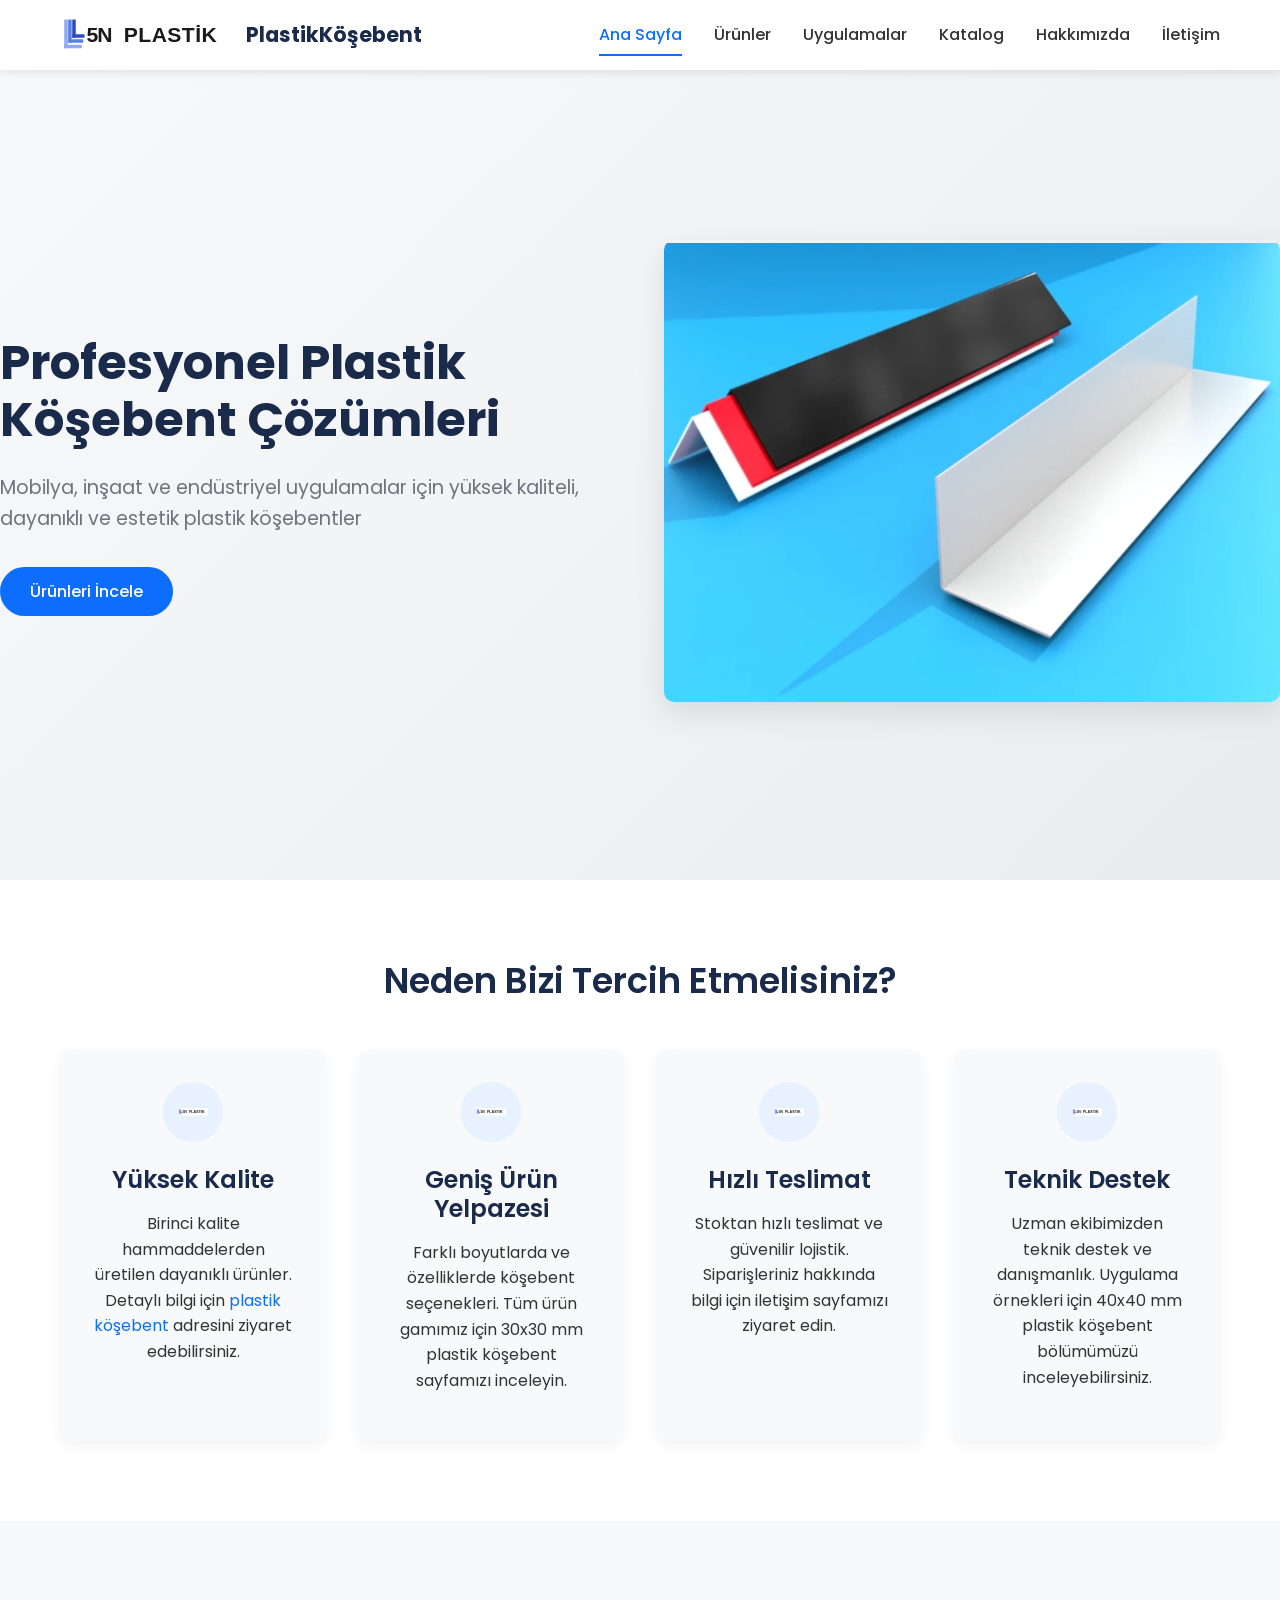
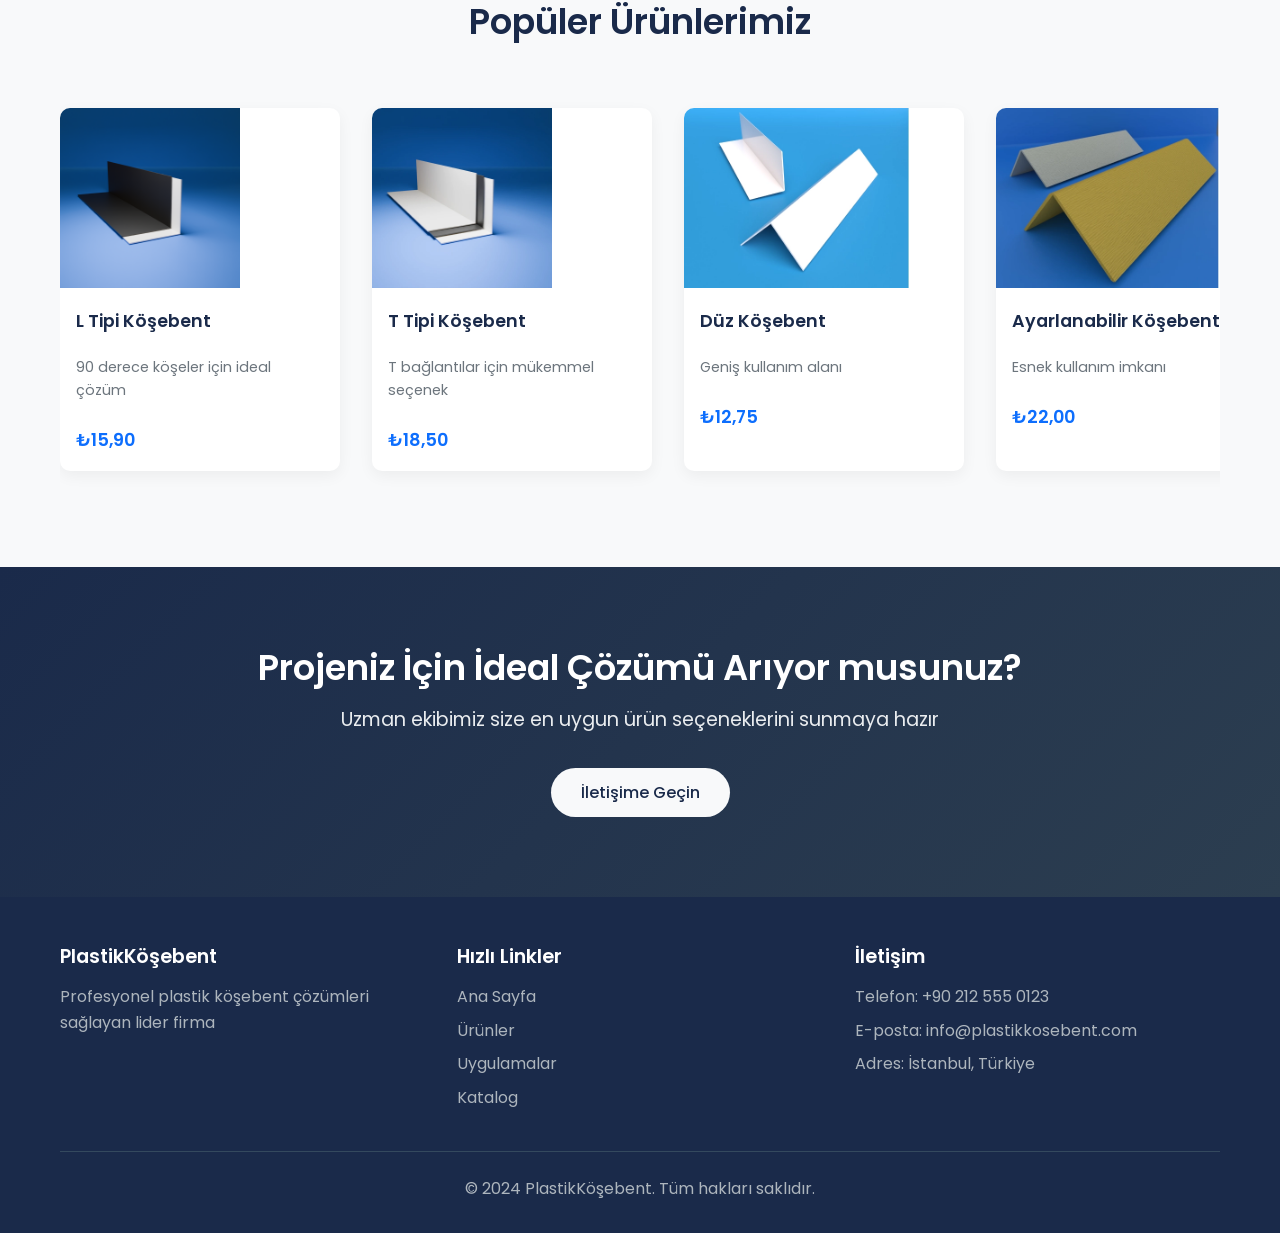
<file: index.html>
<!DOCTYPE html>
<html lang="tr">
<head>
    <meta charset="UTF-8">
    <meta name="viewport" content="width=device-width, initial-scale=1.0">
    <title>Plastik Köşebent | Profesyonel Çözümler</title>
    <meta name="description" content="Yüksek kaliteli plastik köşebentler ve profil köşeleri. Mobilya, inşaat ve endüstriyel uygulamalar için ideal çözümler.">
    <link rel="stylesheet" href="styles.css">
    <link href="https://fonts.googleapis.com/css2?family=Poppins:wght@300;400;500;600;700&display=swap" rel="stylesheet">
    <link rel="icon" type="image/x-icon" href="favicon.ico">
</head>
<body>
    <header>
        <nav class="navbar">
            <div class="nav-container">
                <div class="logo">
                    <img src="image/5n-plastik-logo.svg" alt="Logo">
                    <span>PlastikKöşebent</span>
                </div>
                <ul class="nav-menu">
                    <li><a href="index.html" class="nav-link active">Ana Sayfa</a></li>
                    <li><a href="products.html" class="nav-link">Ürünler</a></li>
                    <li><a href="applications.html" class="nav-link">Uygulamalar</a></li>
                    <li><a href="catalog.html" class="nav-link">Katalog</a></li>
                    <li><a href="about.html" class="nav-link">Hakkımızda</a></li>
                    <li><a href="contact.html" class="nav-link">İletişim</a></li>
                </ul>
                <div class="hamburger">
                    <span class="bar"></span>
                    <span class="bar"></span>
                    <span class="bar"></span>
                </div>
            </div>
        </nav>
    </header>

    <main>
        <section class="hero">
            <div class="hero-content">
                <h1>Profesyonel Plastik Köşebent Çözümleri</h1>
                <p>Mobilya, inşaat ve endüstriyel uygulamalar için yüksek kaliteli, dayanıklı ve estetik plastik köşebentler</p>
                <a href="products.html" class="cta-button">Ürünleri İncele</a>
            </div>
            <div class="hero-image">
                <img src="image/plastik-kosebent.webp" alt="Plastik Köşebent">
            </div>
        </section>

        <section class="features">
            <div class="container">
                <h2>Neden Bizi Tercih Etmelisiniz?</h2>
                <div class="features-grid">
                        <div class="feature-card">
                            <div class="feature-icon">
                                <img src="image/5n-plastik-logo.svg" alt="Kalite">
                            </div>
                            <h3>Yüksek Kalite</h3>
                            <p>Birinci kalite hammaddelerden üretilen dayanıklı ürünler. Detaylı bilgi için <a href="https://plastikkosebent.com.tr/" target="_blank" rel="dofollow">plastik köşebent</a> adresini ziyaret edebilirsiniz.</p>
                        </div>
                        <div class="feature-card">
                            <div class="feature-icon">
                                <img src="image/5n-plastik-logo.svg" alt="Çeşitlilik">
                            </div>
                            <h3>Geniş Ürün Yelpazesi</h3>
                            <p>Farklı boyutlarda ve özelliklerde köşebent seçenekleri. Tüm ürün gamımız için 30x30 mm plastik köşebent sayfamızı inceleyin.</p>
                        </div>
                        <div class="feature-card">
                            <div class="feature-icon">
                                <img src="image/5n-plastik-logo.svg" alt="Hızlı Teslimat">
                            </div>
                            <h3>Hızlı Teslimat</h3>
                            <p>Stoktan hızlı teslimat ve güvenilir lojistik. Siparişleriniz hakkında bilgi için iletişim sayfamızı ziyaret edin.</p>
                        </div>
                        <div class="feature-card">
                            <div class="feature-icon">
                                <img src="image/5n-plastik-logo.svg" alt="Teknik Destek">
                            </div>
                            <h3>Teknik Destek</h3>
                            <p>Uzman ekibimizden teknik destek ve danışmanlık. Uygulama örnekleri için 40x40 mm plastik köşebent bölümümüzü inceleyebilirsiniz.</p>
                        </div>
                </div>
            </div>
        </section>

        <section class="products-preview">
            <div class="container">
                <h2>Popüler Ürünlerimiz</h2>
                <div class="product-slider">
                        <div class="product-card">
                            <img src="image/30x30-mm-plastik-kosebent.png" alt="L Tipi Köşebent">
                            <h3>L Tipi Köşebent</h3>
                            <p>90 derece köşeler için ideal çözüm</p>
                            <span class="price">₺15,90</span>
                        </div>
                        <div class="product-card">
                            <img src="image/40x40-mm-plastik-kosebent.webp" alt="T Tipi Köşebent">
                            <h3>T Tipi Köşebent</h3>
                            <p>T bağlantılar için mükemmel seçenek</p>
                            <span class="price">₺18,50</span>
                        </div>
                        <div class="product-card">
                            <img src="image/20x20-mm-plastik-kosebent.webp" alt="Düz Köşebent">
                            <h3>Düz Köşebent</h3>
                            <p>Geniş kullanım alanı</p>
                            <span class="price">₺12,75</span>
                        </div>
                        <div class="product-card">
                            <img src="image/50x50-mm-plastik-kosebent.webp" alt="Ayarlanabilir Köşebent">
                            <h3>Ayarlanabilir Köşebent</h3>
                            <p>Esnek kullanım imkanı</p>
                            <span class="price">₺22,00</span>
                        </div>
                </div>
            </div>
        </section>

        <section class="cta">
            <div class="container">
                <h2>Projeniz İçin İdeal Çözümü Arıyor musunuz?</h2>
                <p>Uzman ekibimiz size en uygun ürün seçeneklerini sunmaya hazır</p>
                <a href="contact.html" class="cta-button">İletişime Geçin</a>
            </div>
        </section>
    </main>

    <footer>
        <div class="container">
            <div class="footer-content">
                <div class="footer-section">
                    <h3>PlastikKöşebent</h3>
                    <p>Profesyonel plastik köşebent çözümleri sağlayan lider firma</p>
                </div>
                <div class="footer-section">
                    <h3>Hızlı Linkler</h3>
                    <ul>
                        <li><a href="index.html">Ana Sayfa</a></li>
                        <li><a href="products.html">Ürünler</a></li>
                        <li><a href="applications.html">Uygulamalar</a></li>
                        <li><a href="catalog.html">Katalog</a></li>
                    </ul>
                </div>
                <div class="footer-section">
                    <h3>İletişim</h3>
                    <p>Telefon: +90 212 555 0123</p>
                    <p>E-posta: info@plastikkosebent.com</p>
                    <p>Adres: İstanbul, Türkiye</p>
                </div>
            </div>
            <div class="footer-bottom">
                <p>&copy; 2024 PlastikKöşebent. Tüm hakları saklıdır.</p>
            </div>
        </div>
    </footer>

    <script src="script.js"></script>
</body>
</html>
</file>
<file: styles.css>
/* Global Styles */
* {
    margin: 0;
    padding: 0;
    box-sizing: border-box;
}

html {
    scroll-behavior: smooth;
}

body {
    font-family: 'Poppins', sans-serif;
    line-height: 1.6;
    color: #333;
    background-color: #f8f9fa;
}

.container {
    max-width: 1200px;
    margin: 0 auto;
    padding: 0 20px;
}

/* Typography */
h1, h2, h3, h4, h5, h6 {
    font-weight: 600;
    line-height: 1.2;
    margin-bottom: 1rem;
    color: #1a2a4a;
}

h1 {
    font-size: 2.5rem;
}

h2 {
    font-size: 2rem;
}

h3 {
    font-size: 1.5rem;
}

p {
    margin-bottom: 1rem;
}

a {
    text-decoration: none;
    color: #0d6efd;
    transition: all 0.3s ease;
}

a:hover {
    color: #0b5ed7;
}

ul {
    list-style: none;
}

img {
    max-width: 100%;
    height: auto;
}

/* Header & Navigation */
.navbar {
    background-color: #fff;
    box-shadow: 0 2px 10px rgba(0, 0, 0, 0.1);
    position: fixed;
    top: 0;
    left: 0;
    width: 100%;
    z-index: 1000;
}

.nav-container {
    max-width: 1200px;
    margin: 0 auto;
    padding: 0 20px;
    display: flex;
    justify-content: space-between;
    align-items: center;
    height: 70px;
}

.logo {
    display: flex;
    align-items: center;
    font-weight: 700;
    font-size: 1.3rem;
    color: #1a2a4a;
}

.logo img {
    margin-right: 10px;
}

.nav-menu {
    display: flex;
    align-items: center;
    gap: 2rem;
}

.nav-link {
    color: #333;
    font-weight: 500;
    position: relative;
    padding: 5px 0;
    transition: color 0.3s ease;
}

.nav-link:hover,
.nav-link.active {
    color: #0d6efd;
}

.nav-link.active::after {
    content: '';
    position: absolute;
    bottom: -5px;
    left: 0;
    width: 100%;
    height: 2px;
    background-color: #0d6efd;
}

.hamburger {
    display: none;
    flex-direction: column;
    cursor: pointer;
}

.bar {
    width: 25px;
    height: 3px;
    background-color: #333;
    margin: 3px 0;
    transition: 0.3s;
}

/* Main Content */
main {
    margin-top: 70px;
}

/* Hero Section */
.hero {
    display: flex;
    align-items: center;
    min-height: 90vh;
    padding: 5rem 0;
    background: linear-gradient(135deg, #f8f9fa 0%, #e9ecef 100%);
}

.hero-content {
    flex: 1;
    padding-right: 3rem;
}

.hero-content h1 {
    font-size: 3rem;
    font-weight: 700;
    margin-bottom: 1.5rem;
    color: #1a2a4a;
}

.hero-content p {
    font-size: 1.2rem;
    margin-bottom: 2rem;
    color: #6c757d;
}

.hero-image {
    flex: 1;
}

.hero-image img {
    border-radius: 10px;
    box-shadow: 0 10px 30px rgba(0, 0, 0, 0.1);
}

/* CTA Button */
.cta-button {
    display: inline-block;
    background-color: #0d6efd;
    color: white;
    padding: 12px 30px;
    border-radius: 50px;
    font-weight: 500;
    text-align: center;
    transition: all 0.3s ease;
}

.cta-button:hover {
    background-color: #0b5ed7;
    color: white;
    transform: translateY(-3px);
    box-shadow: 0 10px 20px rgba(13, 110, 253, 0.3);
}

/* Features Section */
.features {
    padding: 5rem 0;
    background-color: white;
}

.features h2 {
    text-align: center;
    margin-bottom: 3rem;
    font-size: 2.2rem;
    color: #1a2a4a;
}

.features-grid {
    display: grid;
    grid-template-columns: repeat(auto-fit, minmax(250px, 1fr));
    gap: 2rem;
}

.feature-card {
    background-color: #f8f9fa;
    padding: 2rem;
    border-radius: 10px;
    text-align: center;
    transition: all 0.3s ease;
    box-shadow: 0 5px 15px rgba(0, 0, 0, 0.05);
}

.feature-card:hover {
    transform: translateY(-10px);
    box-shadow: 0 15px 30px rgba(0, 0, 0, 0.1);
}

.feature-icon {
    width: 60px;
    height: 60px;
    margin: 0 auto 1.5rem;
    background-color: #e7f1ff;
    border-radius: 50%;
    display: flex;
    align-items: center;
    justify-content: center;
}

.feature-icon img {
    width: 30px;
    height: 30px;
}

.feature-card h3 {
    margin-bottom: 1rem;
    color: #1a2a4a;
}

/* Products Preview Section */
.products-preview {
    padding: 5rem 0;
    background-color: #f8f9fa;
}

.products-preview h2 {
    text-align: center;
    margin-bottom: 3rem;
    font-size: 2.2rem;
    color: #1a2a4a;
}

.product-slider {
    display: flex;
    gap: 2rem;
    overflow-x: auto;
    padding: 1rem 0;
    scroll-snap-type: x mandatory;
}

.product-card {
    min-width: 280px;
    background-color: white;
    border-radius: 10px;
    overflow: hidden;
    box-shadow: 0 5px 15px rgba(0, 0, 0, 0.05);
    transition: all 0.3s ease;
    scroll-snap-align: start;
}

.product-card:hover {
    transform: translateY(-10px);
    box-shadow: 0 15px 30px rgba(0, 0, 0, 0.1);
}

.product-card img {
    height: 180px;
    object-fit: cover;
}

.product-card h3 {
    padding: 1rem 1rem 0.5rem;
    font-size: 1.1rem;
}

.product-card p {
    padding: 0 1rem;
    color: #6c757d;
    font-size: 0.9rem;
}

.price {
    display: block;
    padding: 0.5rem 1rem 1rem;
    font-weight: 600;
    color: #0d6efd;
    font-size: 1.1rem;
}

/* CTA Section */
.cta {
    padding: 5rem 0;
    background: linear-gradient(135deg, #1a2a4a 0%, #2c3e50 100%);
    text-align: center;
    color: white;
}

.cta h2 {
    font-size: 2.2rem;
    margin-bottom: 1rem;
    color: white;
}

.cta p {
    font-size: 1.2rem;
    margin-bottom: 2rem;
    color: #e9ecef;
}

.cta .cta-button {
    background-color: #f8f9fa;
    color: #1a2a4a;
}

.cta .cta-button:hover {
    background-color: #e9ecef;
    color: #1a2a4a;
}

/* Page Header */
.page-header {
    padding: 4rem 0 2rem;
    text-align: center;
    background: linear-gradient(135deg, #f8f9fa 0%, #e9ecef 100%);
}

.page-header h1 {
    font-size: 2.5rem;
    margin-bottom: 1rem;
}

.page-header p {
    font-size: 1.2rem;
    color: #6c757d;
    max-width: 700px;
    margin: 0 auto;
}

/* Products Page */
.products {
    padding: 3rem 0;
}

.filter-buttons {
    display: flex;
    justify-content: center;
    flex-wrap: wrap;
    gap: 1rem;
    margin-bottom: 3rem;
}

.filter-btn {
    background-color: #f8f9fa;
    border: none;
    padding: 8px 20px;
    border-radius: 50px;
    font-weight: 500;
    cursor: pointer;
    transition: all 0.3s ease;
}

.filter-btn:hover,
.filter-btn.active {
    background-color: #0d6efd;
    color: white;
}

.products-grid {
    display: grid;
    grid-template-columns: repeat(auto-fill, minmax(300px, 1fr));
    gap: 2rem;
}

.product-image {
    position: relative;
    overflow: hidden;
    height: 200px;
}

.product-image img {
    width: 100%;
    height: 100%;
    object-fit: cover;
    transition: transform 0.3s ease;
}

.product-card:hover .product-image img {
    transform: scale(1.05);
}

.product-badge {
    position: absolute;
    top: 10px;
    right: 10px;
    background-color: #dc3545;
    color: white;
    padding: 5px 10px;
    border-radius: 20px;
    font-size: 0.8rem;
    font-weight: 500;
}

.product-info {
    padding: 1.5rem;
    background-color: white;
}

.product-features {
    margin: 1rem 0;
    padding-left: 1.2rem;
}

.product-features li {
    margin-bottom: 0.5rem;
    font-size: 0.9rem;
    color: #6c757d;
}

.product-features li::before {
    content: '✓';
    color: #28a745;
    font-weight: bold;
    margin-right: 0.5rem;
}

.product-price {
    font-size: 1.5rem;
    font-weight: 600;
    color: #0d6efd;
    margin: 1rem 0;
}

.add-to-cart {
    display: block;
    width: 100%;
    background-color: #0d6efd;
    color: white;
    border: none;
    padding: 10px;
    border-radius: 5px;
    font-weight: 500;
    cursor: pointer;
    transition: all 0.3s ease;
}

.add-to-cart:hover {
    background-color: #0b5ed7;
}

/* Applications Page */
.applications {
    padding: 3rem 0;
}

.applications-grid {
    display: grid;
    grid-template-columns: repeat(auto-fit, minmax(350px, 1fr));
    gap: 2rem;
}

.application-card {
    background-color: white;
    border-radius: 10px;
    overflow: hidden;
    box-shadow: 0 5px 15px rgba(0, 0, 0, 0.05);
    transition: all 0.3s ease;
}

.application-card:hover {
    transform: translateY(-10px);
    box-shadow: 0 15px 30px rgba(0, 0, 0, 0.1);
}

.application-image {
    height: 200px;
    overflow: hidden;
}

.application-image img {
    width: 100%;
    height: 100%;
    object-fit: cover;
}

.application-content {
    padding: 1.5rem;
}

.application-content h3 {
    margin-bottom: 1rem;
    color: #1a2a4a;
}

.application-content p {
    margin-bottom: 1rem;
    color: #6c757d;
}

.application-content ul {
    padding-left: 1.2rem;
}

.application-content li {
    margin-bottom: 0.5rem;
    font-size: 0.9rem;
    color: #6c757d;
}

.application-content li::before {
    content: '•';
    color: #0d6efd;
    font-weight: bold;
    margin-right: 0.5rem;
}

/* Application Features Section */
.application-features {
    padding: 3rem 0;
    background-color: #f8f9fa;
}

.application-features h2 {
    text-align: center;
    margin-bottom: 3rem;
}

.features-grid {
    display: grid;
    grid-template-columns: repeat(auto-fit, minmax(200px, 1fr));
    gap: 2rem;
}

.feature-item {
    text-align: center;
}

.feature-item img {
    margin-bottom: 1rem;
}

/* Catalog Page */
.catalog-download {
    padding: 3rem 0;
    background: linear-gradient(135deg, #1a2a4a 0%, #2c3e50 100%);
    color: white;
}

.download-card {
    display: flex;
    justify-content: space-between;
    align-items: center;
    background-color: rgba(255, 255, 255, 0.1);
    padding: 2rem;
    border-radius: 10px;
    backdrop-filter: blur(10px);
}

.download-content h2 {
    color: white;
    margin-bottom: 1rem;
}

.download-content ul {
    margin-bottom: 1.5rem;
    padding-left: 1.2rem;
}

.download-content li {
    margin-bottom: 0.5rem;
}

.download-content li::before {
    content: '✓';
    margin-right: 0.5rem;
}

.download-buttons {
    display: flex;
    flex-direction: column;
    gap: 1rem;
}

.download-btn {
    display: flex;
    align-items: center;
    justify-content: center;
    background-color: white;
    color: #1a2a4a;
    padding: 12px 20px;
    border-radius: 5px;
    font-weight: 500;
    transition: all 0.3s ease;
    min-width: 200px;
}

.download-btn:hover {
    background-color: #f8f9fa;
    color: #1a2a4a;
    transform: translateY(-3px);
}

/* Catalog Table Section */
.catalog-table {
    padding: 3rem 0;
    background-color: white;
}

.catalog-table h2 {
    text-align: center;
    margin-bottom: 2rem;
}

.search-filter {
    display: flex;
    justify-content: space-between;
    align-items: center;
    margin-bottom: 2rem;
    gap: 1rem;
}

#catalog-search {
    padding: 10px 15px;
    border: 1px solid #e9ecef;
    border-radius: 5px;
    font-size: 1rem;
    width: 70%;
}

#catalog-filter {
    padding: 10px 15px;
    border: 1px solid #e9ecef;
    border-radius: 5px;
    font-size: 1rem;
    width: 30%;
}

.table-wrapper {
    overflow-x: auto;
}

.catalog-data {
    width: 100%;
    border-collapse: collapse;
}

.catalog-data th {
    background-color: #f8f9fa;
    padding: 12px 15px;
    text-align: left;
    font-weight: 600;
    color: #1a2a4a;
    border-bottom: 2px solid #dee2e6;
}

.catalog-data td {
    padding: 12px 15px;
    border-bottom: 1px solid #dee2e6;
}

.catalog-data tr:hover {
    background-color: #f8f9fa;
}

.detail-btn {
    background-color: #0d6efd;
    color: white;
    border: none;
    padding: 5px 10px;
    border-radius: 3px;
    cursor: pointer;
    transition: background-color 0.3s ease;
}

.detail-btn:hover {
    background-color: #0b5ed7;
}

/* Catalog Specs Section */
.catalog-specs {
    padding: 3rem 0;
    background-color: #f8f9fa;
}

.catalog-specs h2 {
    text-align: center;
    margin-bottom: 3rem;
}

.specs-gallery {
    display: grid;
    grid-template-columns: repeat(auto-fit, minmax(300px, 1fr));
    gap: 2rem;
}

.spec-card {
    background-color: white;
    border-radius: 10px;
    overflow: hidden;
    box-shadow: 0 5px 15px rgba(0, 0, 0, 0.05);
    transition: all 0.3s ease;
}

.spec-card:hover {
    transform: translateY(-10px);
    box-shadow: 0 15px 30px rgba(0, 0, 0, 0.1);
}

.spec-card img {
    height: 200px;
    object-fit: cover;
}

.spec-card h3 {
    padding: 1rem 1rem 0.5rem;
}

.spec-card p {
    padding: 0 1rem 1rem;
    color: #6c757d;
}

/* About Page */
.about-intro {
    padding: 3rem 0;
    background-color: white;
}

.about-content {
    display: flex;
    gap: 3rem;
    align-items: center;
}

.about-text {
    flex: 1;
}

.about-image {
    flex: 1;
}

.about-image img {
    border-radius: 10px;
    box-shadow: 0 10px 30px rgba(0, 0, 0, 0.1);
}

/* Mission Vision Section */
.mission-vision {
    padding: 3rem 0;
    background-color: #f8f9fa;
}

.mv-grid {
    display: grid;
    grid-template-columns: repeat(auto-fit, minmax(300px, 1fr));
    gap: 2rem;
}

.mv-card {
    background-color: white;
    padding: 2rem;
    border-radius: 10px;
    box-shadow: 0 5px 15px rgba(0, 0, 0, 0.05);
}

.mv-card h3 {
    margin-bottom: 1rem;
    color: #0d6efd;
}

/* Company Values Section */
.company-values {
    padding: 3rem 0;
    background-color: white;
}

.company-values h2 {
    text-align: center;
    margin-bottom: 3rem;
}

.values-grid {
    display: grid;
    grid-template-columns: repeat(auto-fit, minmax(250px, 1fr));
    gap: 2rem;
}

.value-item {
    text-align: center;
    padding: 1.5rem;
}

.value-icon {
    width: 60px;
    height: 60px;
    margin: 0 auto 1rem;
    background-color: #e7f1ff;
    border-radius: 50%;
    display: flex;
    align-items: center;
    justify-content: center;
}

.value-icon img {
    width: 30px;
    height: 30px;
}

.value-item h3 {
    margin-bottom: 1rem;
    color: #1a2a4a;
}

.value-item p {
    color: #6c757d;
    font-size: 0.9rem;
}

/* Team Section */
.team {
    padding: 3rem 0;
    background-color: #f8f9fa;
}

.team h2 {
    text-align: center;
    margin-bottom: 3rem;
}

.team-grid {
    display: grid;
    grid-template-columns: repeat(auto-fit, minmax(250px, 1fr));
    gap: 2rem;
}

.team-member {
    text-align: center;
    background-color: white;
    padding: 1.5rem;
    border-radius: 10px;
    box-shadow: 0 5px 15px rgba(0, 0, 0, 0.05);
    transition: all 0.3s ease;
}

.team-member:hover {
    transform: translateY(-10px);
    box-shadow: 0 15px 30px rgba(0, 0, 0, 0.1);
}

.team-member img {
    width: 120px;
    height: 120px;
    border-radius: 50%;
    margin-bottom: 1rem;
    object-fit: cover;
}

.team-member h3 {
    margin-bottom: 0.5rem;
    color: #1a2a4a;
}

.team-member p:first-of-type {
    color: #0d6efd;
    font-weight: 500;
    margin-bottom: 1rem;
}

.team-member p:last-of-type {
    color: #6c757d;
    font-size: 0.9rem;
}

/* Certificates Section */
.certificates {
    padding: 3rem 0;
    background-color: white;
}

.certificates h2 {
    text-align: center;
    margin-bottom: 3rem;
}

.certificates-grid {
    display: grid;
    grid-template-columns: repeat(auto-fit, minmax(150px, 1fr));
    gap: 2rem;
}

.certificate-item {
    text-align: center;
    background-color: #f8f9fa;
    padding: 1.5rem;
    border-radius: 10px;
    box-shadow: 0 5px 15px rgba(0, 0, 0, 0.05);
    transition: all 0.3s ease;
}

.certificate-item:hover {
    transform: translateY(-10px);
    box-shadow: 0 15px 30px rgba(0, 0, 0, 0.1);
}

.certificate-item img {
    margin-bottom: 1rem;
}

.certificate-item h3 {
    margin-bottom: 0.5rem;
    color: #1a2a4a;
    font-size: 1rem;
}

.certificate-item p {
    color: #6c757d;
    font-size: 0.9rem;
}

/* Stats Section */
.stats {
    padding: 3rem 0;
    background: linear-gradient(135deg, #1a2a4a 0%, #2c3e50 100%);
    color: white;
}

.stats h2 {
    text-align: center;
    margin-bottom: 3rem;
    color: white;
}

.stats-grid {
    display: grid;
    grid-template-columns: repeat(auto-fit, minmax(200px, 1fr));
    gap: 2rem;
    text-align: center;
}

.stat-item {
    padding: 1.5rem;
}

.stat-number {
    font-size: 3rem;
    font-weight: 700;
    color: #0d6efd;
    margin-bottom: 0.5rem;
}

.stat-label {
    font-size: 1.2rem;
    color: #e9ecef;
}

/* Contact Page */
.contact-content {
    padding: 3rem 0;
    background-color: white;
}

.contact-grid {
    display: grid;
    grid-template-columns: 1fr 1fr;
    gap: 3rem;
}

.contact-info h2,
.contact-form h2 {
    margin-bottom: 2rem;
    color: #1a2a4a;
}

.info-items {
    display: flex;
    flex-direction: column;
    gap: 2rem;
}

.info-item {
    display: flex;
    gap: 1rem;
}

.info-icon {
    width: 40px;
    height: 40px;
    background-color: #e7f1ff;
    border-radius: 50%;
    display: flex;
    align-items: center;
    justify-content: center;
    flex-shrink: 0;
}

.info-icon img {
    width: 20px;
    height: 20px;
}

.info-text h3 {
    margin-bottom: 0.5rem;
    color: #1a2a4a;
    font-size: 1.1rem;
}

.info-text p {
    color: #6c757d;
}

/* Contact Form */
.contact-form {
    background-color: #f8f9fa;
    padding: 2rem;
    border-radius: 10px;
}

.form-group {
    margin-bottom: 1.5rem;
}

.form-group label {
    display: block;
    margin-bottom: 0.5rem;
    font-weight: 500;
    color: #1a2a4a;
}

.form-group input,
.form-group select,
.form-group textarea {
    width: 100%;
    padding: 12px;
    border: 1px solid #dee2e6;
    border-radius: 5px;
    font-family: inherit;
    font-size: 1rem;
    transition: border-color 0.3s ease;
}

.form-group input:focus,
.form-group select:focus,
.form-group textarea:focus {
    outline: none;
    border-color: #0d6efd;
}

.submit-btn {
    display: block;
    width: 100%;
    background-color: #0d6efd;
    color: white;
    border: none;
    padding: 12px;
    border-radius: 5px;
    font-weight: 500;
    cursor: pointer;
    transition: all 0.3s ease;
}

.submit-btn:hover {
    background-color: #0b5ed7;
}

.form-message {
    margin-top: 1rem;
    padding: 10px;
    border-radius: 5px;
    display: none;
}

.form-message.success {
    background-color: #d4edda;
    color: #155724;
    border: 1px solid #c3e6cb;
}

.form-message.error {
    background-color: #f8d7da;
    color: #721c24;
    border: 1px solid #f5c6cb;
}

/* Map Section */
.map-section {
    padding: 3rem 0;
    background-color: #f8f9fa;
}

.map-section h2 {
    text-align: center;
    margin-bottom: 2rem;
    color: #1a2a4a;
}

.map-container {
    position: relative;
    border-radius: 10px;
    overflow: hidden;
    box-shadow: 0 10px 30px rgba(0, 0, 0, 0.1);
}

.map-container img {
    width: 100%;
    display: block;
}

.map-overlay {
    position: absolute;
    bottom: 0;
    left: 0;
    right: 0;
    background-color: rgba(26, 42, 74, 0.9);
    color: white;
    padding: 1.5rem;
}

/* FAQ Section */
.faq {
    padding: 3rem 0;
    background-color: white;
}

.faq h2 {
    text-align: center;
    margin-bottom: 3rem;
    color: #1a2a4a;
}

.faq-container {
    max-width: 800px;
    margin: 0 auto;
}

.faq-item {
    margin-bottom: 1rem;
    border: 1px solid #e9ecef;
    border-radius: 5px;
    overflow: hidden;
}

.faq-question {
    padding: 1.5rem;
    background-color: #f8f9fa;
    cursor: pointer;
    display: flex;
    justify-content: space-between;
    align-items: center;
    transition: background-color 0.3s ease;
}

.faq-question:hover {
    background-color: #e9ecef;
}

.faq-question h3 {
    margin: 0;
    color: #1a2a4a;
}

.faq-toggle {
    font-size: 1.5rem;
    color: #6c757d;
    transition: transform 0.3s ease;
}

.faq-item.active .faq-toggle {
    transform: rotate(45deg);
}

.faq-answer {
    padding: 0 1.5rem;
    max-height: 0;
    overflow: hidden;
    transition: max-height 0.3s ease, padding 0.3s ease;
}

.faq-item.active .faq-answer {
    max-height: 200px;
    padding: 0 1.5rem 1.5rem;
}

/* Footer */
footer {
    background-color: #1a2a4a;
    color: white;
    padding: 3rem 0 1rem;
}

.footer-content {
    display: grid;
    grid-template-columns: repeat(auto-fit, minmax(200px, 1fr));
    gap: 2rem;
    margin-bottom: 2rem;
}

.footer-section h3 {
    color: white;
    margin-bottom: 1rem;
    font-size: 1.2rem;
}

.footer-section p {
    color: #adb5bd;
    margin-bottom: 0.5rem;
}

.footer-section ul li {
    margin-bottom: 0.5rem;
}

.footer-section ul li a {
    color: #adb5bd;
    transition: color 0.3s ease;
}

.footer-section ul li a:hover {
    color: white;
}

.footer-bottom {
    border-top: 1px solid #34495e;
    padding-top: 1.5rem;
    text-align: center;
    color: #adb5bd;
}

/* Responsive Design */
@media (max-width: 992px) {
    .about-content {
        flex-direction: column;
    }
    
    .contact-grid {
        grid-template-columns: 1fr;
    }
    
    .download-card {
        flex-direction: column;
        text-align: center;
    }
    
    .download-buttons {
        margin-top: 2rem;
        flex-direction: row;
        justify-content: center;
    }
}

@media (max-width: 768px) {
    .hamburger {
        display: flex;
    }
    
    .nav-menu {
        position: fixed;
        left: -100%;
        top: 70px;
        flex-direction: column;
        background-color: white;
        width: 100%;
        text-align: center;
        transition: 0.3s;
        box-shadow: 0 10px 27px rgba(0, 0, 0, 0.05);
        padding: 2rem 0;
    }
    
    .nav-menu.active {
        left: 0;
    }
    
    .hero {
        flex-direction: column;
        text-align: center;
    }
    
    .hero-content {
        padding-right: 0;
        margin-bottom: 2rem;
    }
    
    .hero-content h1 {
        font-size: 2.5rem;
    }
    
    .search-filter {
        flex-direction: column;
    }
    
    #catalog-search,
    #catalog-filter {
        width: 100%;
    }
}

@media (max-width: 576px) {
    .container {
        padding: 0 15px;
    }
    
    h1 {
        font-size: 2rem;
    }
    
    h2 {
        font-size: 1.5rem;
    }
    
    .hero-content h1 {
        font-size: 2rem;
    }
    
    .product-slider {
        flex-direction: column;
    }
    
    .product-card {
        min-width: 100%;
    }
    
    .stats-grid {
        grid-template-columns: repeat(2, 1fr);
    }
}
</file>
